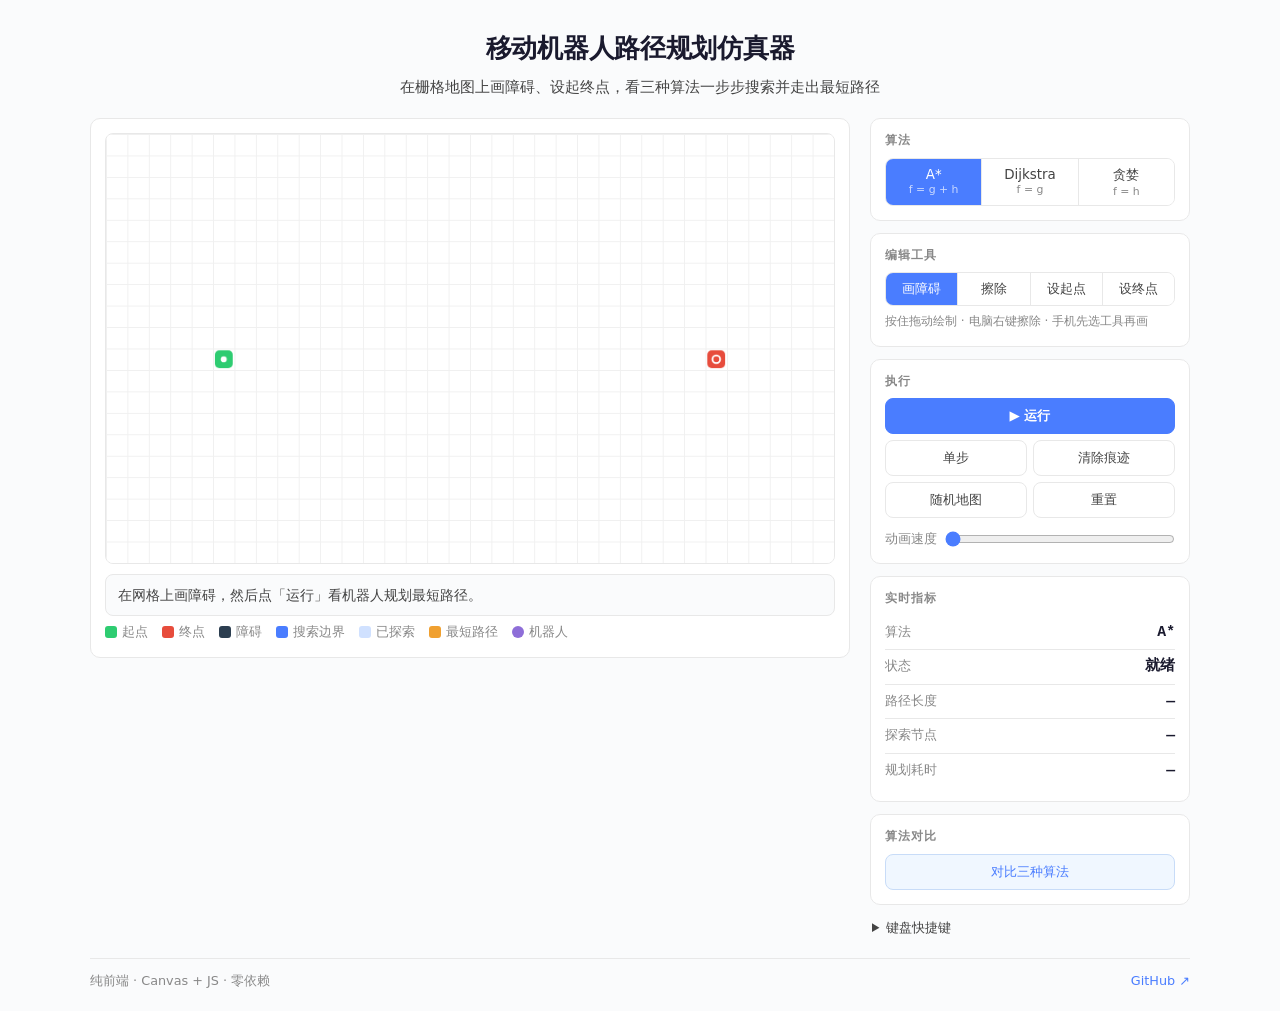
<file: index.html>
<!doctype html>
<html lang="zh-CN">
<head>
  <meta charset="utf-8" />
  <meta http-equiv="refresh" content="0; url=web/" />
  <link rel="canonical" href="web/" />
  <title>移动机器人路径规划仿真器 · 在线演示</title>
</head>
<body>
  <p>正在前往在线演示… 若未自动跳转，请点击 <a href="web/">进入演示</a>。</p>
</body>
</html>
</file>
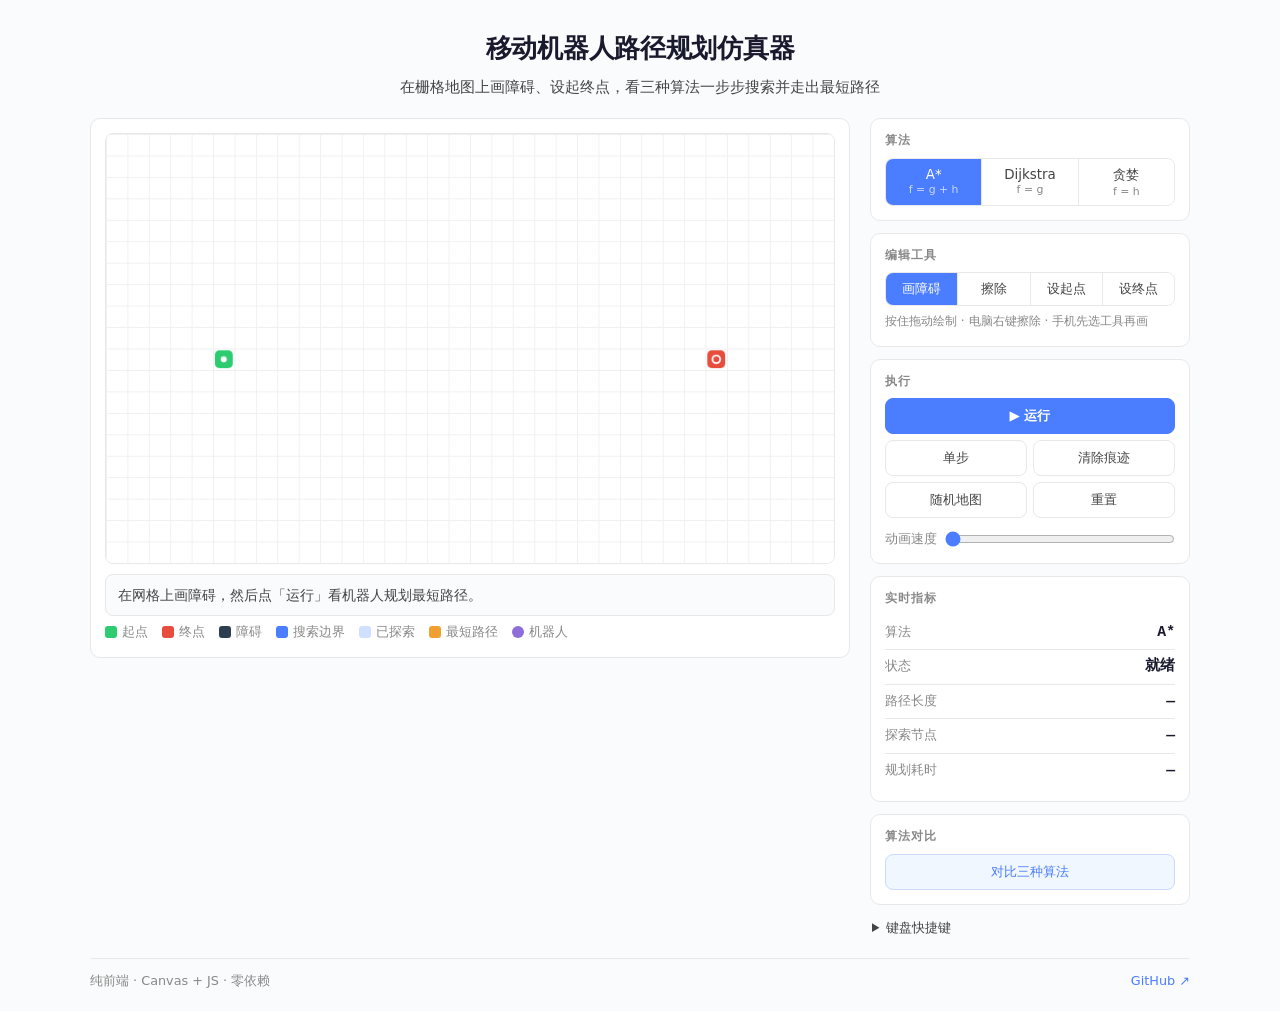
<file: web/index.html>
<!doctype html>
<html lang="zh-CN">
<head>
  <meta charset="utf-8" />
  <meta name="viewport" content="width=device-width, initial-scale=1, viewport-fit=cover" />
  <meta name="theme-color" content="#ffffff" />
  <title>移动机器人路径规划仿真器</title>
  <meta name="description" content="在浏览器里交互式演示移动机器人路径规划：画障碍、设起终点，A*/Dijkstra/贪婪三种算法实时搜索最短无碰撞路径。" />
  <meta property="og:title" content="移动机器人路径规划仿真器" />
  <meta property="og:description" content="画障碍、设起终点，看 A* 实时规划最短路径 · 三种算法一键对比" />
  <meta property="og:type" content="website" />
  <meta property="og:url" content="https://WenxuanZhong.github.io/robot-path-planner/web/" />
  <meta name="apple-mobile-web-app-capable" content="yes" />
  <link rel="stylesheet" href="styles.css" />
</head>
<body>

  <header class="site-header">
    <h1>移动机器人路径规划仿真器</h1>
    <p class="tagline">在栅格地图上画障碍、设起终点，看三种算法一步步搜索并走出最短路径</p>
  </header>

  <main class="app">
    <section class="stage">
      <div class="canvas-wrap">
        <canvas id="grid" aria-label="路径规划栅格地图"></canvas>
      </div>

      <p id="status" class="status" role="status" aria-live="polite">在网格上画障碍，然后点「运行」看机器人规划最短路径。</p>

      <ul class="legend" aria-label="图例">
        <li><span class="sw sw-start"></span>起点</li>
        <li><span class="sw sw-goal"></span>终点</li>
        <li><span class="sw sw-wall"></span>障碍</li>
        <li><span class="sw sw-frontier"></span>搜索边界</li>
        <li><span class="sw sw-visited"></span>已探索</li>
        <li><span class="sw sw-path"></span>最短路径</li>
        <li><span class="sw sw-robot"></span>机器人</li>
      </ul>
    </section>

    <aside class="panel">
      <div class="group">
        <h2>算法</h2>
        <div class="seg" id="algoSeg" role="group" aria-label="选择算法">
          <button data-algo="astar" class="is-active" aria-pressed="true">A* <small>f = g + h</small></button>
          <button data-algo="dijkstra" aria-pressed="false">Dijkstra <small>f = g</small></button>
          <button data-algo="greedy" aria-pressed="false">贪婪 <small>f = h</small></button>
        </div>
      </div>

      <div class="group">
        <h2>编辑工具</h2>
        <div class="seg" id="toolSeg" role="group" aria-label="选择编辑工具">
          <button data-tool="wall" class="is-active" aria-pressed="true">画障碍</button>
          <button data-tool="erase" aria-pressed="false">擦除</button>
          <button data-tool="start" aria-pressed="false">设起点</button>
          <button data-tool="goal" aria-pressed="false">设终点</button>
        </div>
        <p class="hint">按住拖动绘制 · 电脑右键擦除 · 手机先选工具再画</p>
      </div>

      <div class="group">
        <h2>执行</h2>
        <div class="controls">
          <button id="run" class="btn btn-primary">▶ 运行</button>
          <button id="step" class="btn">单步</button>
          <button id="clearPath" class="btn">清除痕迹</button>
          <button id="maze" class="btn">随机地图</button>
          <button id="reset" class="btn">重置</button>
        </div>
        <label class="speed">
          动画速度
          <input id="speed" type="range" min="1" max="10" value="1" />
        </label>
      </div>

      <div class="group">
        <h2>实时指标</h2>
        <dl class="metrics">
          <div><dt>算法</dt><dd id="mAlgo">A*</dd></div>
          <div><dt>状态</dt><dd id="mStatus">就绪</dd></div>
          <div><dt>路径长度</dt><dd id="mLen">—</dd></div>
          <div><dt>探索节点</dt><dd id="mExpanded">—</dd></div>
          <div><dt>规划耗时</dt><dd id="mTime">—</dd></div>
        </dl>
      </div>

      <div class="group">
        <h2>算法对比</h2>
        <button id="compareBtn" class="btn btn-compare">对比三种算法</button>
        <div id="compareWrap" class="compare-wrap" hidden>
          <table class="compare">
            <thead><tr><th>算法</th><th>路径长度</th><th>探索节点</th></tr></thead>
            <tbody id="compareBody"></tbody>
          </table>
          <p class="compare-note" id="compareNote"></p>
        </div>
      </div>

      <details class="shortcuts">
        <summary>键盘快捷键</summary>
        <ul>
          <li><kbd>1</kbd> <kbd>2</kbd> <kbd>3</kbd> 切换算法</li>
          <li><kbd>空格</kbd> 运行 / 暂停</li>
          <li><kbd>S</kbd> 起点 · <kbd>G</kbd> 终点</li>
          <li><kbd>C</kbd> 清痕迹 · <kbd>R</kbd> 重置 · <kbd>M</kbd> 随机</li>
        </ul>
      </details>
    </aside>
  </main>

  <footer class="site-footer">
    <span>纯前端 · Canvas + JS · 零依赖</span>
    <a href="https://github.com/WenxuanZhong/robot-path-planner" target="_blank" rel="noopener">GitHub ↗</a>
  </footer>

  <script src="pathfinding.js"></script>
  <script src="app.js"></script>
</body>
</html>
</file>
<file: web/styles.css>
/* ===== 路径规划仿真器 —— 清新简约 ===== */

:root {
  --bg:      #fafbfc;
  --card:    #ffffff;
  --ink:     #1a1a2e;
  --ink2:    #444;
  --ink3:    #888;
  --border:  #e8e8e8;
  --accent:  #4a7dff;
  --accent-hover: #3a6ae8;
  --green:   #2ecc71;
  --red:     #e74c3c;
  --amber:   #f0a030;
  --purple:  #8e6ed8;
  --blue-light: #d0e1ff;

  --c-start:    #2ecc71;
  --c-goal:     #e74c3c;
  --c-wall:     #2c3e50;
  --c-frontier: #4a7dff;
  --c-visited:  #d0e1ff;
  --c-path:     #f0a030;
  --c-robot:    #8e6ed8;

  --r:  10px;
  --font: system-ui, -apple-system, "Segoe UI", "PingFang SC", "Microsoft YaHei", sans-serif;
  --mono: ui-monospace, "SF Mono", "Cascadia Code", Consolas, monospace;
}

*, *::before, *::after { box-sizing: border-box; margin: 0; }

body {
  background: var(--bg);
  color: var(--ink);
  font-family: var(--font);
  line-height: 1.6;
  -webkit-text-size-adjust: 100%;
  padding: 28px 24px 0;
}

/* ---- Header ---- */
.site-header {
  max-width: 1100px;
  margin: 0 auto 20px;
  text-align: center;
}
.site-header h1 {
  font-size: 1.6rem;
  font-weight: 700;
  color: var(--ink);
  letter-spacing: -.01em;
}
.tagline {
  margin-top: 6px;
  color: var(--ink2);
  font-size: .92rem;
}
.tagline b { color: var(--accent); font-weight: 600; }

/* ---- Layout ---- */
.app {
  max-width: 1100px;
  margin: 0 auto;
  display: grid;
  grid-template-columns: 1fr 320px;
  gap: 20px;
  align-items: start;
}

/* ---- Stage ---- */
.stage {
  background: var(--card);
  border: 1px solid var(--border);
  border-radius: var(--r);
  padding: 14px;
}
.canvas-wrap {
  border-radius: 8px;
  overflow: hidden;
  border: 1px solid var(--border);
}
#grid {
  display: block;
  width: 100%;
  height: auto;
  touch-action: none;
  cursor: crosshair;
}

.status {
  margin: 10px 0 6px;
  padding: 9px 12px;
  background: var(--bg);
  border: 1px solid var(--border);
  border-radius: 8px;
  font-size: .88rem;
  color: var(--ink2);
}
.status.is-found {
  background: #eafaf1;
  border-color: #b5e8cb;
  color: #1a7a42;
}
.status.is-fail {
  background: #fdf0ef;
  border-color: #f1c1bc;
  color: #a93226;
}

.legend {
  list-style: none;
  padding: 0;
  display: flex;
  flex-wrap: wrap;
  gap: 6px 14px;
  font-size: .8rem;
  color: var(--ink3);
}
.legend li {
  display: flex;
  align-items: center;
  gap: 5px;
}
.sw {
  width: 12px;
  height: 12px;
  border-radius: 3px;
}
.sw-start    { background: var(--c-start); }
.sw-goal     { background: var(--c-goal); }
.sw-wall     { background: var(--c-wall); }
.sw-frontier { background: var(--c-frontier); }
.sw-visited  { background: var(--c-visited); }
.sw-path     { background: var(--c-path); }
.sw-robot    { background: var(--c-robot); border-radius: 50%; }

/* ---- Panel ---- */
.panel {
  display: flex;
  flex-direction: column;
  gap: 12px;
  position: sticky;
  top: 16px;
}
.group {
  background: var(--card);
  border: 1px solid var(--border);
  border-radius: var(--r);
  padding: 12px 14px 14px;
}
.group h2 {
  font-size: .72rem;
  font-weight: 600;
  text-transform: uppercase;
  letter-spacing: .08em;
  color: var(--ink3);
  margin-bottom: 8px;
}
.hint {
  margin-top: 6px;
  font-size: .76rem;
  color: var(--ink3);
}

/* Segmented buttons */
.seg {
  display: flex;
  gap: 0;
  border: 1px solid var(--border);
  border-radius: 8px;
  overflow: hidden;
}
.seg button {
  flex: 1;
  padding: 7px 6px;
  border: none;
  border-right: 1px solid var(--border);
  background: var(--card);
  color: var(--ink2);
  font-size: .84rem;
  font-family: var(--font);
  cursor: pointer;
  transition: background .15s, color .15s;
}
.seg button:last-child { border-right: none; }
.seg button small {
  display: block;
  font-size: .68rem;
  color: var(--ink3);
  margin-top: 1px;
}
.seg button:hover { background: #f0f4ff; }
.seg button.is-active {
  background: var(--accent);
  color: #fff;
}
.seg button.is-active small { color: rgba(255,255,255,.7); }

/* Buttons */
.controls {
  display: grid;
  grid-template-columns: 1fr 1fr;
  gap: 6px;
}
.btn {
  padding: 8px 10px;
  border: 1px solid var(--border);
  border-radius: 8px;
  background: var(--card);
  color: var(--ink2);
  font-size: .84rem;
  font-weight: 500;
  font-family: var(--font);
  cursor: pointer;
  transition: background .12s, border-color .12s;
}
.btn:hover {
  background: #f5f7fa;
  border-color: #d0d0d0;
}
.btn:active { transform: translateY(1px); }

.btn-primary {
  grid-column: 1 / -1;
  background: var(--accent);
  border-color: var(--accent);
  color: #fff;
  font-weight: 600;
}
.btn-primary:hover {
  background: var(--accent-hover);
  border-color: var(--accent-hover);
}

.btn-compare {
  width: 100%;
  background: #f0f7ff;
  border-color: #c8dcf8;
  color: var(--accent);
  font-weight: 500;
}
.btn-compare:hover {
  background: #e2eeff;
}

.speed {
  display: flex;
  align-items: center;
  gap: 8px;
  margin-top: 10px;
  font-size: .82rem;
  color: var(--ink3);
}
.speed input[type=range] {
  flex: 1;
  accent-color: var(--accent);
}

/* Metrics */
.metrics {
  margin: 0;
  display: grid;
  gap: 0;
}
.metrics > div {
  display: flex;
  justify-content: space-between;
  align-items: baseline;
  padding: 5px 0;
  border-bottom: 1px solid var(--border);
}
.metrics > div:last-child { border-bottom: none; }
.metrics dt { color: var(--ink3); font-size: .82rem; }
.metrics dd { font-family: var(--mono); font-weight: 600; font-size: .92rem; }

/* Compare table */
.compare-wrap { margin-top: 10px; }
.compare {
  width: 100%;
  border-collapse: collapse;
  font-size: .82rem;
}
.compare th, .compare td {
  padding: 6px 6px;
  text-align: right;
  border-bottom: 1px solid var(--border);
}
.compare th:first-child, .compare td:first-child { text-align: left; }
.compare thead th {
  color: var(--ink3);
  font-weight: 600;
  font-size: .72rem;
  text-transform: uppercase;
  letter-spacing: .04em;
}
.compare td { font-family: var(--mono); }
.compare tr.is-best td { background: #f0f7ff; }
.compare tr.is-best td:first-child { font-weight: 700; color: var(--accent); }
.compare .tag {
  font-family: var(--font);
  font-size: .64rem;
  padding: 1px 6px;
  border-radius: 999px;
  margin-left: 4px;
  vertical-align: middle;
}
.tag-opt { background: #e6f9ee; color: #1a7a42; }
.tag-sub { background: #fef5e0; color: #9a6c12; }
.compare-note {
  margin: 6px 0 0;
  font-size: .76rem;
  color: var(--ink3);
  line-height: 1.5;
}

/* Shortcuts */
.shortcuts {
  font-size: .82rem;
  color: var(--ink3);
  padding: 0 2px;
}
.shortcuts summary {
  cursor: pointer;
  font-weight: 500;
  color: var(--ink2);
}
.shortcuts ul {
  margin: 8px 0 0;
  padding: 0;
  list-style: none;
  display: grid;
  gap: 4px;
}
kbd {
  font-family: var(--mono);
  font-size: .7rem;
  padding: 1px 5px;
  margin-right: 2px;
  background: var(--bg);
  border: 1px solid var(--border);
  border-bottom-width: 2px;
  border-radius: 4px;
  color: var(--ink2);
}

/* ---- Footer ---- */
.site-footer {
  max-width: 1100px;
  margin: 20px auto;
  padding: 12px 0 0;
  display: flex;
  flex-wrap: wrap;
  gap: 8px 16px;
  justify-content: space-between;
  border-top: 1px solid var(--border);
  color: var(--ink3);
  font-size: .8rem;
}
.site-footer a {
  color: var(--accent);
  text-decoration: none;
  font-weight: 500;
}
.site-footer a:hover { text-decoration: underline; }

/* ---- Responsive: tablet ---- */
@media (max-width: 860px) {
  .app { grid-template-columns: 1fr; }
  .panel { position: static; }
  .controls { grid-template-columns: 1fr 1fr 1fr; }
  .btn-primary { grid-column: 1 / -1; }
}

/* ============================================================
   手机版 (≤ 520px)
   目标：画布占满宽度，工具栏紧贴画布下方可快速够到，
   按钮足够大（≥44px 触摸目标），不需要滚很远才能操作。
   快捷键面板隐藏（手机不用键盘）。
   ============================================================ */
@media (max-width: 520px) {
  body { padding: 10px 8px 0; }

  /* 标题缩小 */
  .site-header { margin-bottom: 8px; }
  .site-header h1 { font-size: 1.15rem; }
  .tagline { font-size: .82rem; }

  /* 画布区域紧凑 */
  .stage {
    padding: 6px;
    border-radius: 8px;
  }
  .canvas-wrap { border-radius: 6px; }
  .status {
    font-size: .8rem;
    padding: 7px 10px;
    margin: 6px 0 4px;
  }
  .legend { font-size: .72rem; gap: 3px 8px; }
  .sw { width: 10px; height: 10px; }

  /* 面板卡片更紧凑 */
  .group {
    padding: 8px 10px 10px;
    border-radius: 8px;
  }
  .group h2 { font-size: .68rem; margin-bottom: 6px; }
  .hint { font-size: .72rem; margin-top: 4px; }

  /* 工具/算法分段按钮——每个至少 44px 高 */
  .seg { border-radius: 8px; }
  .seg button {
    font-size: .8rem;
    padding: 10px 4px;
    min-height: 44px;
  }
  .seg button small { font-size: .6rem; }

  /* 执行按钮——2 列，足够大的触摸区域 */
  .controls {
    grid-template-columns: 1fr 1fr;
    gap: 6px;
  }
  .btn {
    font-size: .82rem;
    padding: 10px 6px;
    min-height: 44px;
  }
  .btn-primary {
    grid-column: 1 / -1;
    padding: 12px 6px;
    font-size: .9rem;
  }
  .btn-compare { min-height: 44px; font-size: .82rem; }

  /* 速度条 */
  .speed { font-size: .8rem; margin-top: 6px; }

  /* 指标紧凑 */
  .metrics dt { font-size: .78rem; }
  .metrics dd { font-size: .86rem; }
  .metrics > div { padding: 4px 0; }

  /* 对比表 */
  .compare { font-size: .76rem; }
  .compare th, .compare td { padding: 5px 4px; }
  .compare-note { font-size: .72rem; }

  /* 键盘快捷键——手机没键盘，默认收起即可 */
  .shortcuts { font-size: .76rem; }

  /* 页脚 */
  .site-footer { font-size: .72rem; margin: 12px auto; }
}
</file>
